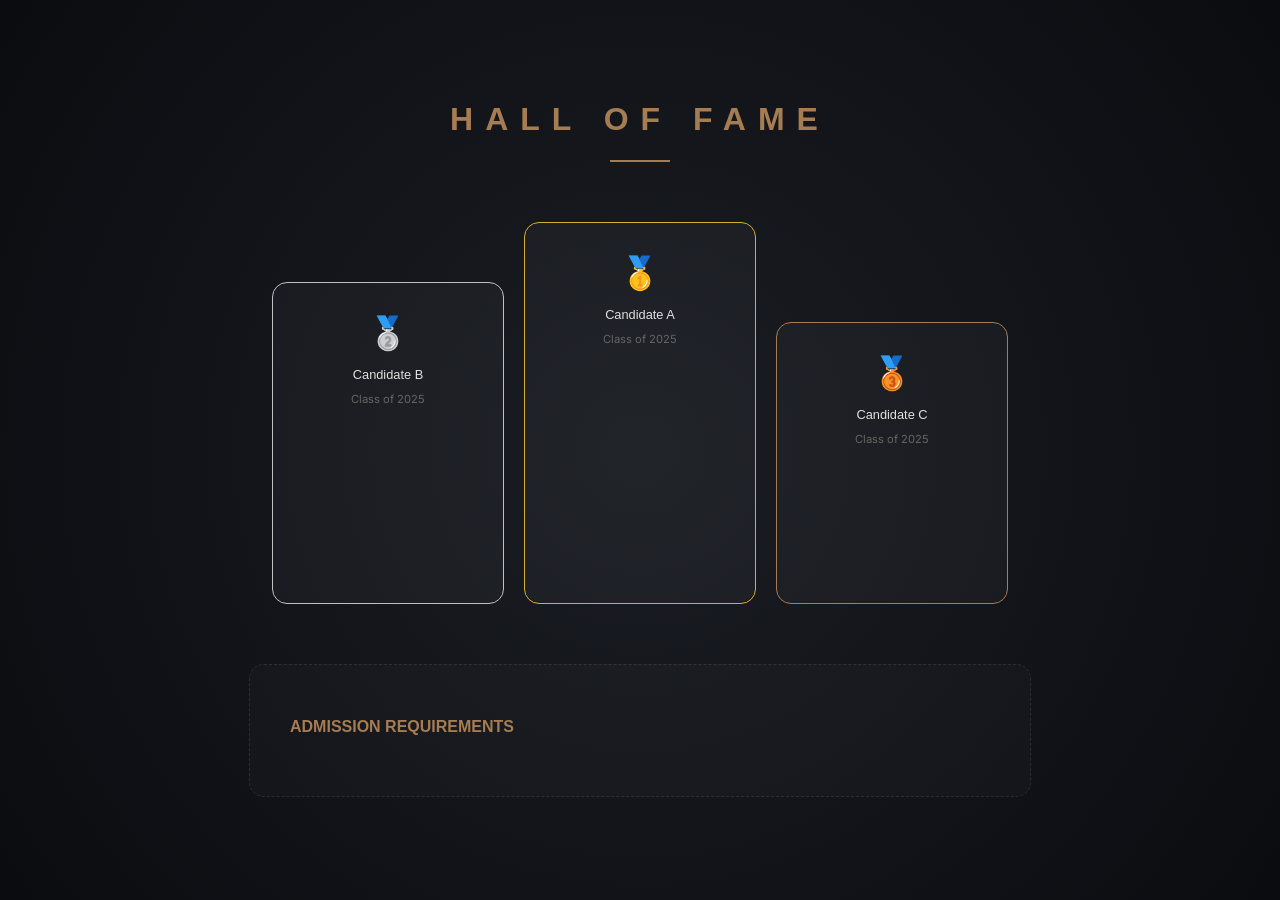
<file: halloffame.html>
<!DOCTYPE html>
<html lang="en">
<head>
    <meta charset="UTF-8">
    <meta name="viewport" content="width=device-width, initial-scale=1.0">
    <title>Hall of Fame | The Mathsters Alliance</title>
    <link href="https://fonts.googleapis.com/css2?family=Syncopate:wght@400;700&family=Inter:wght@300;400;600&display=swap" rel="stylesheet">
    <style>
        :root { --obsidian: #0a0c10; --bronze: #a67c52; --gold: #d4af37; --silver: #c0c0c0; }
        body { margin: 0; background: var(--obsidian); color: #e0e0e0; font-family: 'Inter', sans-serif; text-align: center; }
        .bg-glow { position: fixed; top: 0; left: 0; width: 100%; height: 100%; background: radial-gradient(circle at 50% 50%, #1a1d23 0%, #0a0c10 100%); z-index: -1; }
        .container { max-width: 1000px; margin: 0 auto; padding: 80px 20px; }

        .page-header h1 { font-family: 'Syncopate', sans-serif; color: var(--bronze); letter-spacing: 12px; }

        /* PODIUM LAYOUT */
        .podium { display: flex; align-items: flex-end; justify-content: center; gap: 20px; margin: 60px 0; }
        .spot { background: rgba(255,255,255,0.03); border: 1px solid rgba(166, 124, 82, 0.2); border-radius: 15px; padding: 30px 15px; width: 200px; transition: 0.4s; }
        .spot:hover { transform: translateY(-10px); background: rgba(166, 124, 82, 0.05); }
        
        .gold { height: 320px; border-color: var(--gold); }
        .silver { height: 260px; border-color: var(--silver); }
        .bronze { height: 220px; border-color: var(--bronze); }

        .medal { font-size: 2rem; margin-bottom: 15px; display: block; }
        .name { font-family: 'Syncopate', sans-serif; font-size: 0.8rem; display: block; margin-bottom: 5px; }
        .year { font-size: 0.7rem; color: #666; }

        /* STANDARDS SECTION */
        .standards { background: rgba(255,255,255,0.02); padding: 40px; border-radius: 15px; text-align: left; max-width: 700px; margin: 0 auto; border: 1px dashed rgba(255,255,255,0.1); }
        .standards h2 { font-family: 'Syncopate', sans-serif; color: var(--bronze); font-size: 1rem; margin-bottom: 20px; }
        .standards ul { list-style: none; padding: 0; }
        .standards li { margin-bottom: 15px; padding-left: 25px; position: relative; color: #999; line-height: 1.6; }
        .standards li::before { content: '◈'; position: absolute; left: 0; color: var(--bronze); }

        @media (max-width: 700px) { .podium { flex-direction: column; align-items: center; } .spot { height: auto !important; width: 100%; } }
    </style>
</head>
<body>
    <div class="bg-glow"></div>
    <div class="container">
        <header class="page-header">
            <h1>HALL OF FAME</h1>
            <div class="divider" style="height: 2px; width: 60px; background: var(--bronze); margin: 20px auto;"></div>
        </header>

        <div class="podium">
            <div class="spot silver">
                <span class="medal">🥈</span>
                <span class="name">Candidate B</span>
                <span class="year">Class of 2025</span>
            </div>
            <div class="spot gold">
                <span class="medal">🥇</span>
                <span class="name">Candidate A</span>
                <span class="year">Class of 2025</span>
            </div>
            <div class="spot bronze">
                <span class="medal">🥉</span>
                <span class="name">Candidate C</span>
                <span class="year">Class of 2025</span>
            </div>
        </div>

        <section class="standards">
            <h2>ADMISSION REQUIREMENTS</h2>
            <ul>
               
            </ul>
        </section>
    </div>
</body>
</html>
</file>
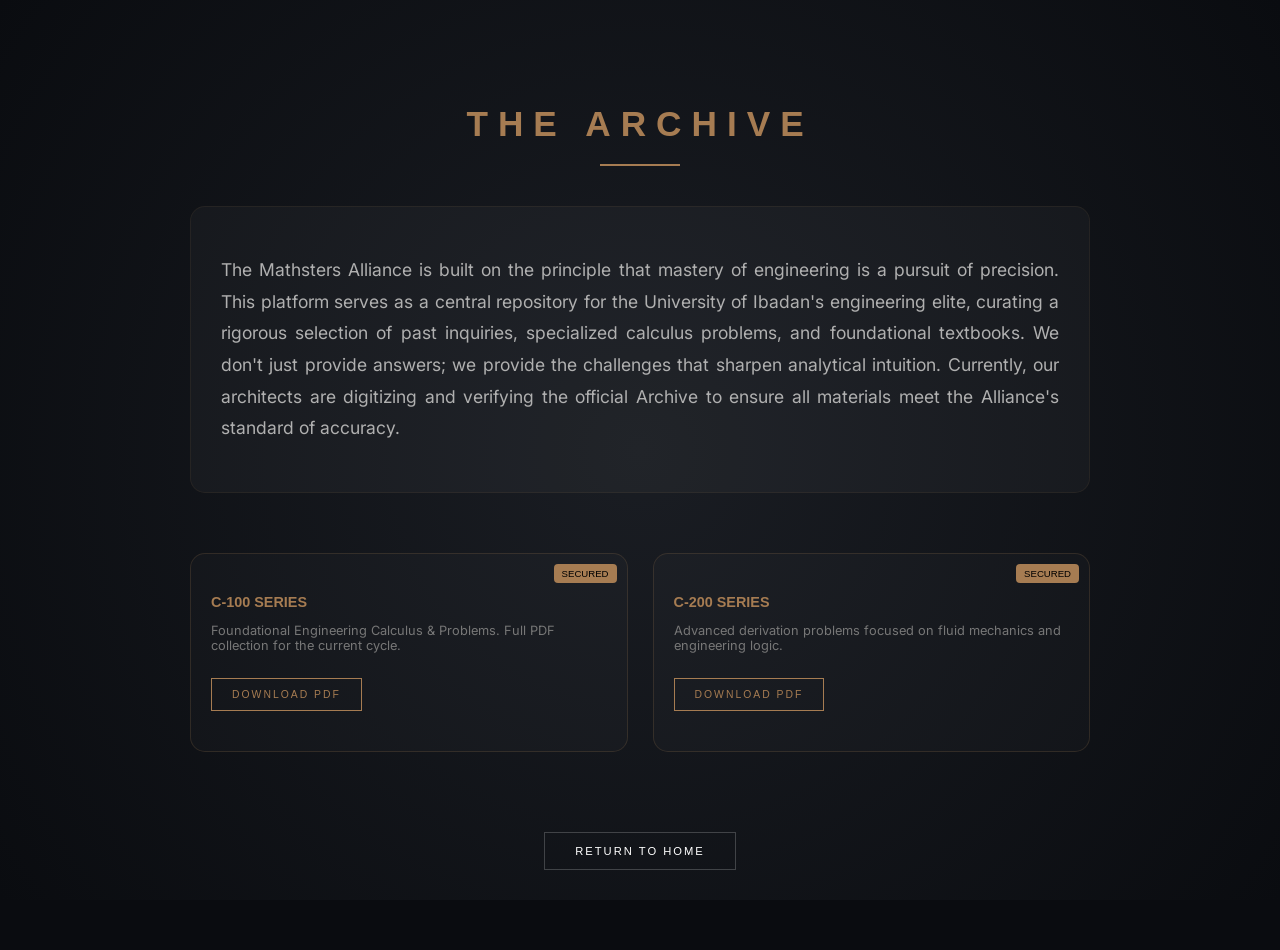
<file: problems.html>
<!DOCTYPE html>
<html lang="en">
<head>
    <meta charset="UTF-8">
    <meta name="viewport" content="width=device-width, initial-scale=1.0">
    <title>Problems & Resources | The Mathsters Alliance</title>
    <link href="https://fonts.googleapis.com/css2?family=Syncopate:wght@400;700&family=Inter:wght@300;400;600&display=swap" rel="stylesheet">
    <style>
        :root { 
            --obsidian: #0a0c10; 
            --bronze: #a67c52; 
            --glass: rgba(255, 255, 255, 0.03); 
        }

        body { margin: 0; background: var(--obsidian); color: #e0e0e0; font-family: 'Inter', sans-serif; overflow-x: hidden; }
        .bg-glow { position: fixed; top: 0; left: 0; width: 100%; height: 100%; background: radial-gradient(circle at 50% 50%, #1a1d23 0%, #0a0c10 100%); z-index: -1; }
        .container { max-width: 900px; margin: 0 auto; padding: 80px 20px; text-align: center; }

        /* HEADER SECTION */
        .page-header h1 { font-family: 'Syncopate', sans-serif; color: var(--bronze); letter-spacing: 10px; font-size: 2.2rem; margin-bottom: 20px; }
        .divider { height: 2px; width: 80px; background: var(--bronze); margin: 20px auto 40px; }
        
        .manifesto { 
            line-height: 1.8; 
            font-size: 1.1rem; 
            color: #b0b0b0; 
            margin-bottom: 60px; 
            text-align: justify;
            background: var(--glass);
            padding: 30px;
            border-radius: 15px;
            border: 1px solid rgba(166, 124, 82, 0.1);
        }

        /* RESOURCE GRID */
        .resource-grid {
            display: grid;
            grid-template-columns: repeat(auto-fit, minmax(280px, 1fr));
            gap: 25px;
            margin-top: 40px;
        }

        .resource-card {
            background: rgba(255, 255, 255, 0.02);
            border: 1px solid rgba(166, 124, 82, 0.2);
            padding: 40px 20px;
            border-radius: 15px;
            transition: 0.3s;
            position: relative;
            overflow: hidden;
            text-align: left;
        }

        .resource-card h3 { 
            font-family: 'Syncopate', sans-serif; 
            font-size: 0.9rem; 
            color: var(--bronze); 
            margin-bottom: 10px; 
            margin-top: 0;
        }

        .resource-card p { font-size: 0.8rem; color: #777; margin-bottom: 25px; }

        .status-tag {
            position: absolute;
            top: 10px;
            right: 10px;
            font-size: 0.6rem;
            font-family: 'Syncopate', sans-serif;
            background: var(--bronze);
            color: #000;
            padding: 4px 8px;
            border-radius: 4px;
        }

        /* DOWNLOAD BUTTON */
        .download-btn {
            display: inline-block;
            padding: 10px 20px;
            border: 1px solid var(--bronze);
            color: var(--bronze);
            text-decoration: none;
            font-family: 'Syncopate', sans-serif;
            font-size: 0.65rem;
            transition: 0.3s;
            letter-spacing: 2px;
        }

        .download-btn:hover { background: var(--bronze); color: #000; }

        /* BACK BUTTON */
        .btn-home {
            display: inline-block;
            margin-top: 60px;
            padding: 12px 30px;
            border: 1px solid rgba(255,255,255,0.2);
            color: #fff;
            text-decoration: none;
            font-family: 'Syncopate', sans-serif;
            font-size: 0.7rem;
            transition: 0.3s;
            letter-spacing: 2px;
        }

        .btn-home:hover { border-color: var(--bronze); color: var(--bronze); }
    </style>
</head>
<body>
    <div class="bg-glow"></div>
    <div class="container">
        <header class="page-header">
            <h1>THE ARCHIVE</h1>
            <div class="divider"></div>
        </header>

        <section class="manifesto">
            <p>
                The Mathsters Alliance is built on the principle that mastery of engineering is a pursuit of precision. This platform serves as a central repository for the University of Ibadan's engineering elite, curating a rigorous selection of past inquiries, specialized calculus problems, and foundational textbooks. We don't just provide answers; we provide the challenges that sharpen analytical intuition. Currently, our architects are digitizing and verifying the official Archive to ensure all materials meet the Alliance's standard of accuracy.
            </p>
        </section>

        <div class="resource-grid">
            <div class="resource-card">
                <span class="status-tag">SECURED</span>
                <h3>C-100 SERIES</h3>
                <p>Foundational Engineering Calculus & Problems. Full PDF collection for the current cycle.</p>
                <a href="TMA_C_SERIES_MANUAL_2026 (6).pdf" download="Mathsters_C100_PastPapers" class="download-btn">DOWNLOAD PDF</a>
            </div>

            <div class="resource-card">
                <span class="status-tag">SECURED</span>
                <h3>C-200 SERIES</h3>
                <p>Advanced derivation problems focused on fluid mechanics and engineering logic.</p>
                <a href="TMA_C_SERIES_MANUAL_2026 (6).pdf" download="Mathsters_C200_PastPapers" class="download-btn">DOWNLOAD PDF</a>
            </div>  
        </div>

        <br>
        <a href="index.html" class="btn-home">RETURN TO HOME</a>
    </div>
</body>
</html>
</file>
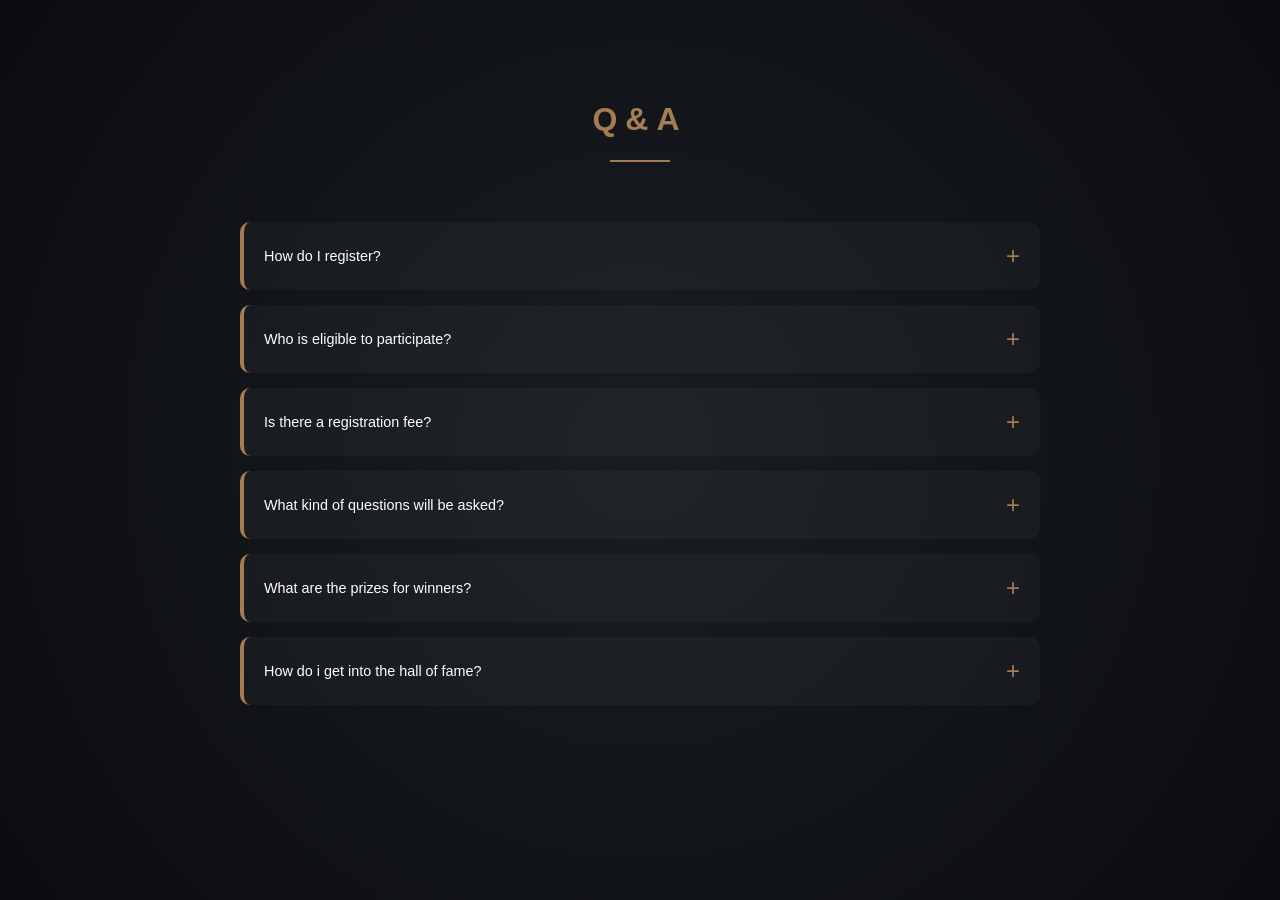
<file: qaa.html>
<!DOCTYPE html>
<html lang="en">
<head>
    <meta charset="UTF-8">
    <meta name="viewport" content="width=device-width, initial-scale=1.0">
    <title>Q&A | The Mathsters Alliance</title>
    <link href="https://fonts.googleapis.com/css2?family=Syncopate:wght@400;700&family=Inter:wght@300;400;600&display=swap" rel="stylesheet">
    <style>
        :root { --obsidian: #0a0c10; --bronze: #a67c52; --glass: rgba(255, 255, 255, 0.03); }
        body { margin: 0; background: var(--obsidian); color: #e0e0e0; font-family: 'Inter', sans-serif; overflow-x: hidden; }
        .bg-glow { position: fixed; top: 0; left: 0; width: 100%; height: 100%; background: radial-gradient(circle at 50% 50%, #1a1d23 0%, #0a0c10 100%); z-index: -1; }
        .container { max-width: 800px; margin: 0 auto; padding: 80px 20px; }

        /* HEADER */
        .page-header { text-align: center; margin-bottom: 60px; }
        .page-header h1 { font-family: 'Syncopate', sans-serif; color: var(--bronze); letter-spacing: 8px; font-size: 2rem; }
        .divider { height: 2px; width: 60px; background: var(--bronze); margin: 20px auto; }

        /* Q&A Accordion */
        details {
            background: rgba(255, 255, 255, 0.03);
            margin-bottom: 15px;
            padding: 20px;
            border-radius: 10px;
            border-left: 4px solid var(--bronze);
            cursor: pointer;
            transition: 0.3s;
        }
        details[open] { background: rgba(166, 124, 82, 0.08); }
        summary {
            font-family: 'Syncopate', sans-serif;
            font-size: 0.9rem;
            color: #fff;
            display: flex;
            justify-content: space-between;
            align-items: center;
        }
        summary::after { content: '+'; color: var(--bronze); font-size: 1.5rem; }
        details[open] summary::after { content: '-'; }
        details p {
            margin-top: 15px; color: #b0b0b0; line-height: 1.6;
            padding-top: 10px; border-top: 1px solid rgba(255,255,255,0.1);
        }
    </style>
</head>
<body>
    <div class="bg-glow"></div>
    <div class="container">
        <header class="page-header">
            <h1>Q&A</h1>
            <div class="divider"></div>
        </header>

        
        
        <main>
            <details>
                <summary>How do I register?</summary>
                <p>Participants can register by filling out the registration form on the website. After submitting the form, you'll be redirected to join a whatsapp community to keep you updated on the proceedings</p>
            </details>

            <details>
                <summary>Who is eligible to participate?</summary>
                <p>The competition is open to students who meet the specified academic level stated in the competition guidelines</p>
            </details>

            <details>
                <summary>Is there a registration fee?</summary>
                <p>No, there won't be any form of fee attached to the registration</p>
            </details>

            
            <details>
                <summary>What kind of questions will be asked?</summary>
                <p>The competition focuses on mathematical reasoning, problem solving and logical thinking. Questions would be advanced calculus related</p>
            </details>

            
            <details>
                <summary>What are the prizes for winners?</summary>
                <p>Top participants receive awards such as certificates, medals, recognition on the competition's Hall of fame and cash prize</p>
            </details>

            
            <details>
                <summary>How do i get into the hall of fame?</summary>
                <p>Participants who achieve outstanding performance in the competition such as attaining a perfect score in any or all of the rounds of the context are featured in the hall of fame section</p>
            </details>
        </main>
    </div>
</body>
</html>
</file>
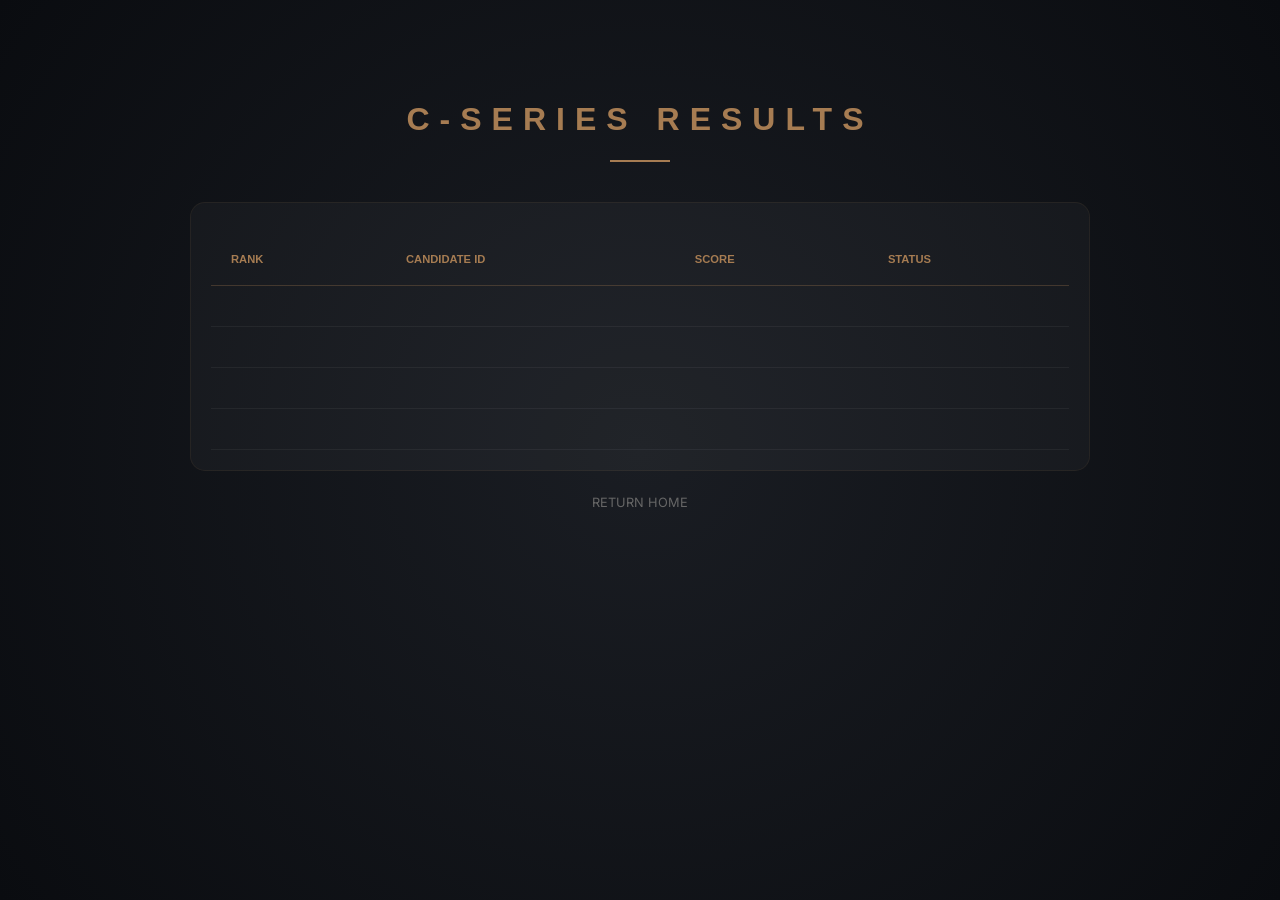
<file: results.html>
<!DOCTYPE html>
<html lang="en">
<head>
    <meta charset="UTF-8">
    <meta name="viewport" content="width=device-width, initial-scale=1.0">
    <title>Results | The Mathsters Alliance</title>
    <link href="https://fonts.googleapis.com/css2?family=Syncopate:wght@400;700&family=Inter:wght@300;400;600&display=swap" rel="stylesheet">
    <style>
        :root { --obsidian: #0a0c10; --bronze: #a67c52; --glass: rgba(255, 255, 255, 0.03); }
        body { margin: 0; background: var(--obsidian); color: #e0e0e0; font-family: 'Inter', sans-serif; }
        .bg-glow { position: fixed; top: 0; left: 0; width: 100%; height: 100%; background: radial-gradient(circle at 50% 50%, #1a1d23 0%, #0a0c10 100%); z-index: -1; }
        .container { max-width: 900px; margin: 0 auto; padding: 80px 20px; text-align: center; }

        .page-header h1 { font-family: 'Syncopate', sans-serif; color: var(--bronze); letter-spacing: 10px; font-size: 2rem; }
        .divider { height: 2px; width: 60px; background: var(--bronze); margin: 20px auto 40px; }

        /* RESULTS TABLE */
        .results-box { background: var(--glass); padding: 20px; border-radius: 15px; border: 1px solid rgba(166, 124, 82, 0.1); overflow-x: auto; }
        table { width: 100%; border-collapse: collapse; margin-top: 10px; }
        th { font-family: 'Syncopate', sans-serif; font-size: 0.7rem; color: var(--bronze); padding: 20px; border-bottom: 1px solid rgba(166, 124, 82, 0.3); text-align: left; }
        td { padding: 20px; border-bottom: 1px solid rgba(255,255,255,0.05); text-align: left; font-size: 0.9rem; }
        tr:hover { background: rgba(255,255,255,0.02); }
        
        .rank-high { color: var(--bronze); font-weight: bold; }
    </style>
</head>
<body>
    <div class="bg-glow"></div>
    <div class="container">
        <header class="page-header">
            <h1>C-SERIES RESULTS</h1>
            <div class="divider"></div>
        </header>

        <div class="results-box">
            <table>
                <thead>
                    <tr>
                        <th>RANK</th>
                        <th>CANDIDATE ID</th>
                        <th>SCORE</th>
                        <th>STATUS</th>
                    </tr>
                </thead>
                <tbody>
                    <tr><td class="rank-high"></td><td></td><td></td><td></td></tr>
                    <tr><td class="rank-high"></td><td></td><td></td><td></td></tr>
                    <tr><td></td><td></td><td></td><td></td></tr>
                    <tr><td></td><td></td><td></td><td></td></tr>
                </tbody>
            </table>
        </div>
        <br><a href="index.html" style="color: #666; text-decoration: none; font-size: 0.8rem;">RETURN HOME</a>
    </div>
</body>
</html>
</file>
